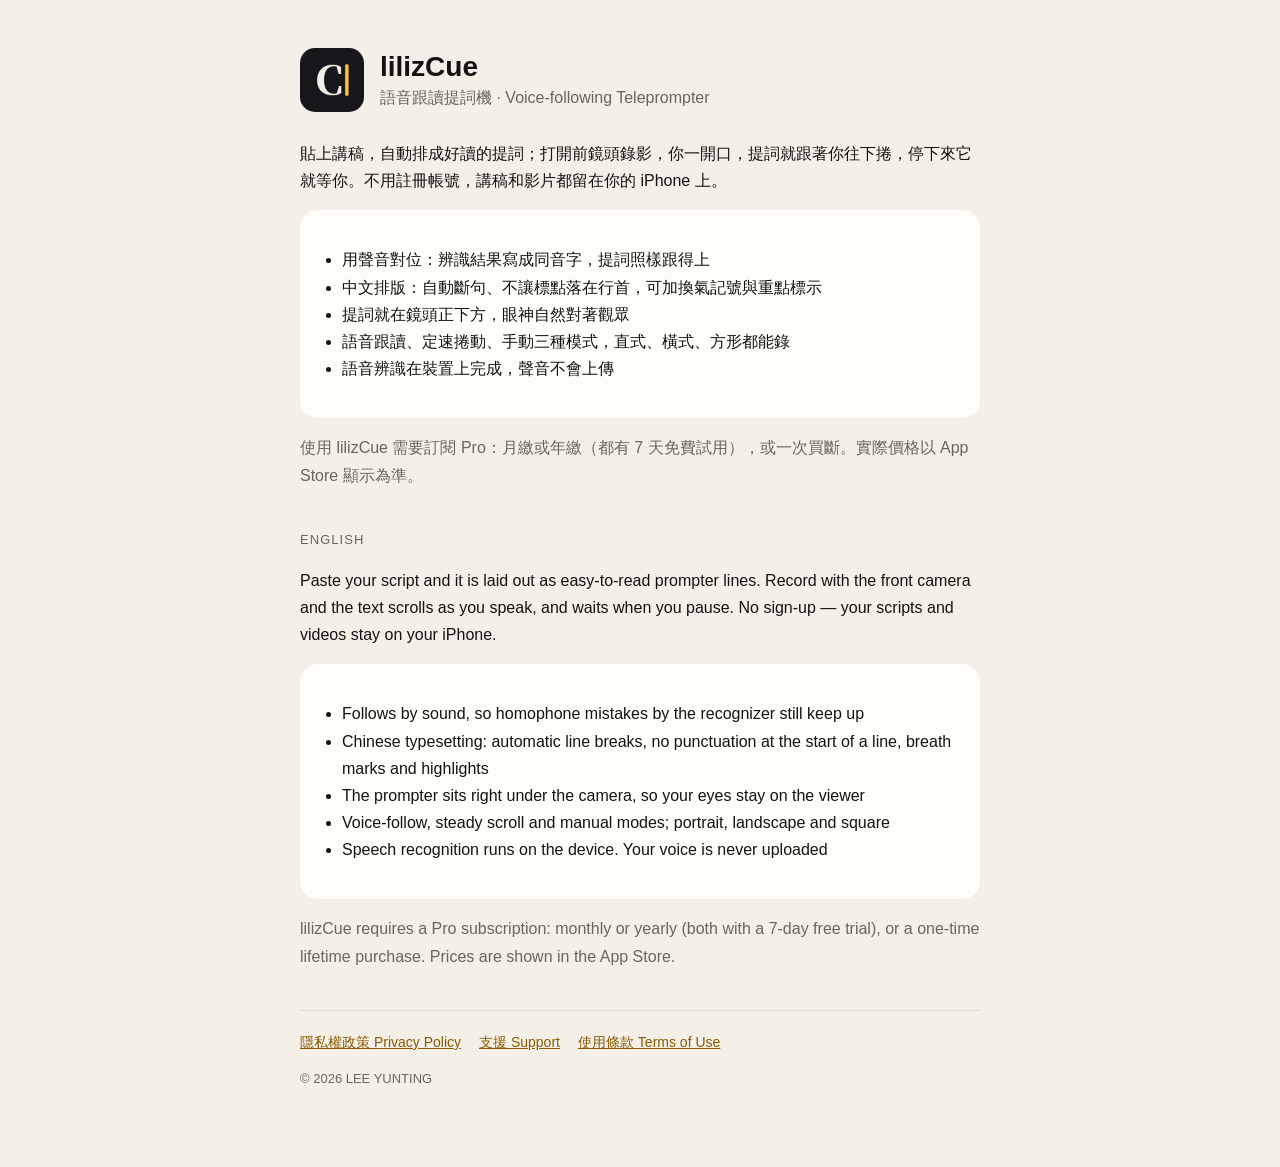
<file: index.html>
<!doctype html>
<html lang="zh-Hant">
<head>
<meta charset="utf-8">
<meta name="viewport" content="width=device-width,initial-scale=1">
<title>lilizCue</title>
<meta name="description" content="lilizCue：會跟著你說話捲動的繁體中文提詞機，前鏡頭錄影、語音辨識都在 iPhone 上完成。lilizCue: a Traditional Chinese teleprompter that scrolls with your voice while you record — all on your iPhone.">
<link rel="icon" href="icon.png">
<link rel="stylesheet" href="style.css">
</head>
<body>
<main>
<header><img src="icon.png" alt=""><div><h1>lilizCue</h1><div class="muted">語音跟讀提詞機 · Voice-following Teleprompter</div></div></header>

<p>貼上講稿，自動排成好讀的提詞；打開前鏡頭錄影，你一開口，提詞就跟著你往下捲，停下來它就等你。不用註冊帳號，講稿和影片都留在你的 iPhone 上。</p>
<div class="card">
<ul>
<li>用聲音對位：辨識結果寫成同音字，提詞照樣跟得上</li>
<li>中文排版：自動斷句、不讓標點落在行首，可加換氣記號與重點標示</li>
<li>提詞就在鏡頭正下方，眼神自然對著觀眾</li>
<li>語音跟讀、定速捲動、手動三種模式，直式、橫式、方形都能錄</li>
<li>語音辨識在裝置上完成，聲音不會上傳</li>
</ul>
</div>
<p class="muted">使用 lilizCue 需要訂閱 Pro：月繳或年繳（都有 7 天免費試用），或一次買斷。實際價格以 App Store 顯示為準。</p>

<div class="lang">English</div>
<p>Paste your script and it is laid out as easy-to-read prompter lines. Record with the front camera and the text scrolls as you speak, and waits when you pause. No sign-up — your scripts and videos stay on your iPhone.</p>
<div class="card">
<ul>
<li>Follows by sound, so homophone mistakes by the recognizer still keep up</li>
<li>Chinese typesetting: automatic line breaks, no punctuation at the start of a line, breath marks and highlights</li>
<li>The prompter sits right under the camera, so your eyes stay on the viewer</li>
<li>Voice-follow, steady scroll and manual modes; portrait, landscape and square</li>
<li>Speech recognition runs on the device. Your voice is never uploaded</li>
</ul>
</div>
<p class="muted">lilizCue requires a Pro subscription: monthly or yearly (both with a 7-day free trial), or a one-time lifetime purchase. Prices are shown in the App Store.</p>

<nav>
<a href="privacy.html">隱私權政策 Privacy Policy</a>
<a href="support.html">支援 Support</a>
<a href="terms.html">使用條款 Terms of Use</a>
</nav>
<p class="muted" style="font-size:13px">© 2026 LEE YUNTING</p>
</main>
</body>
</html>
</file>
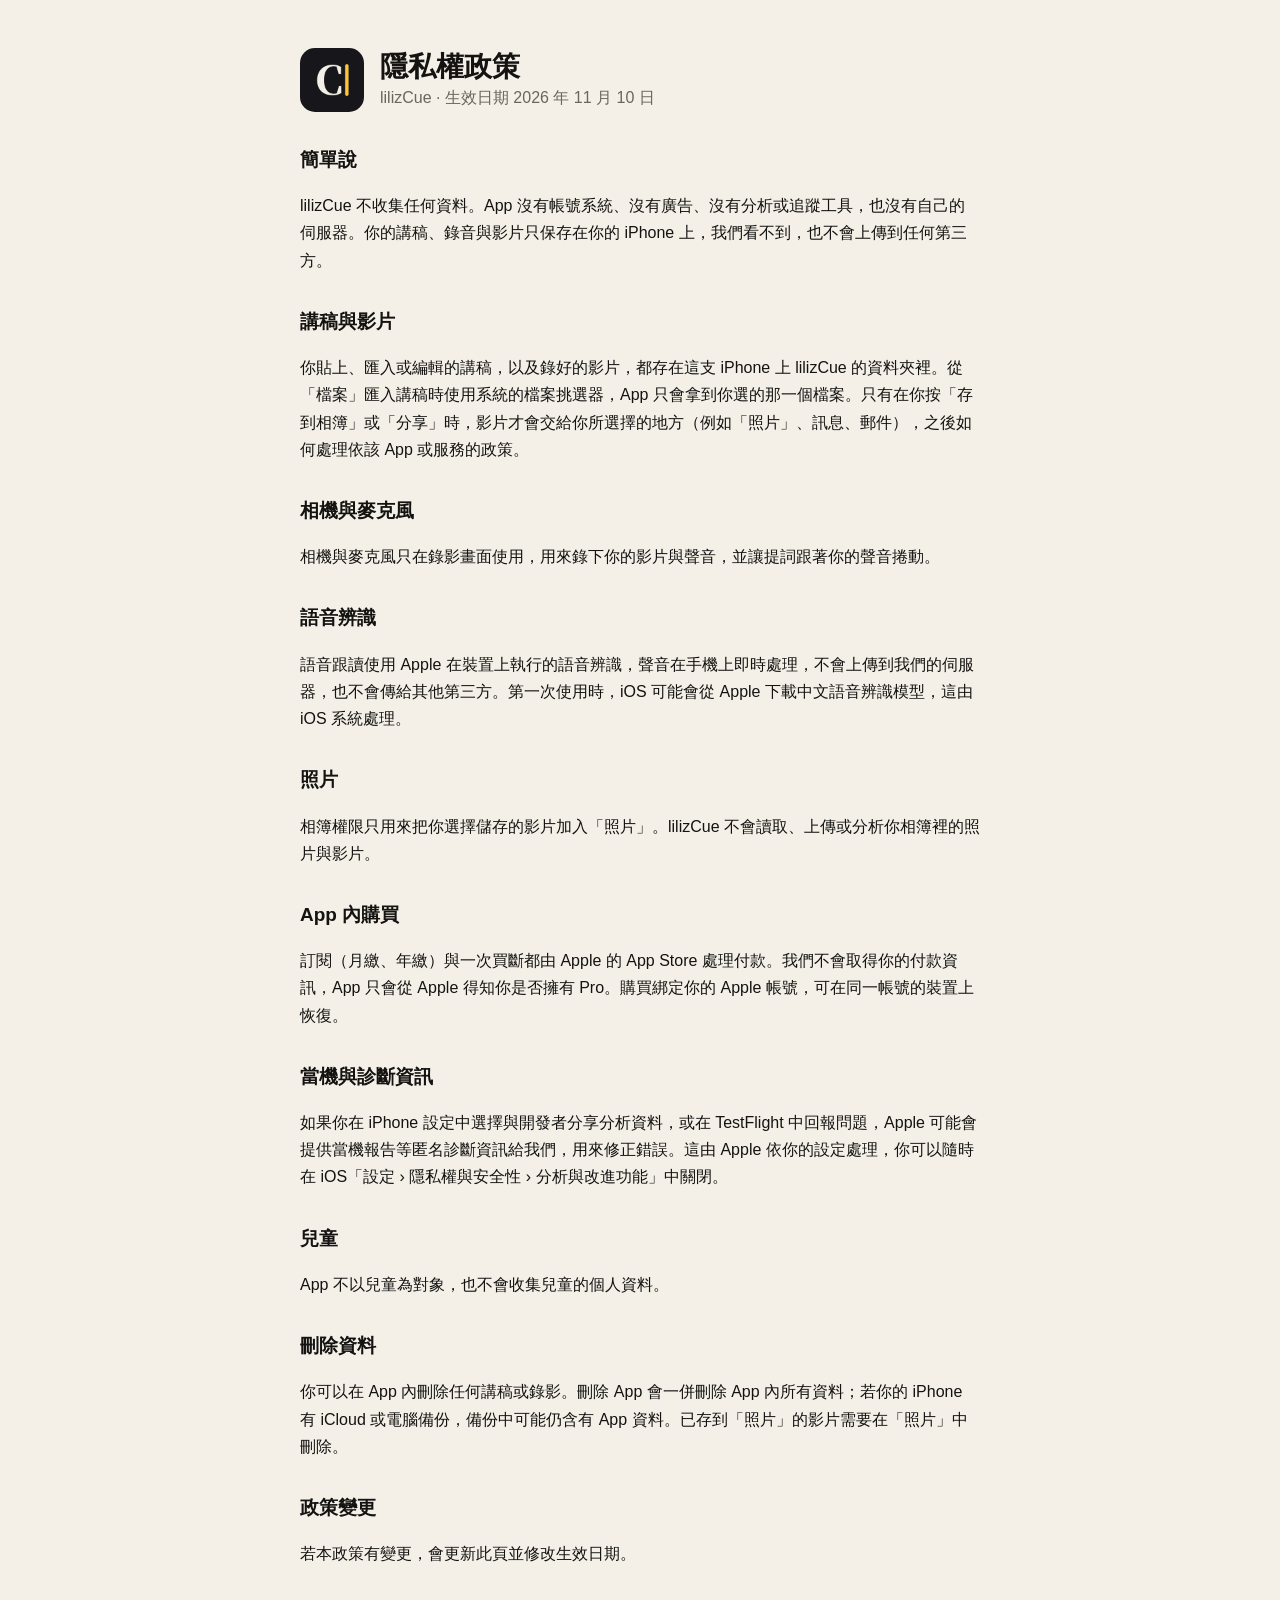
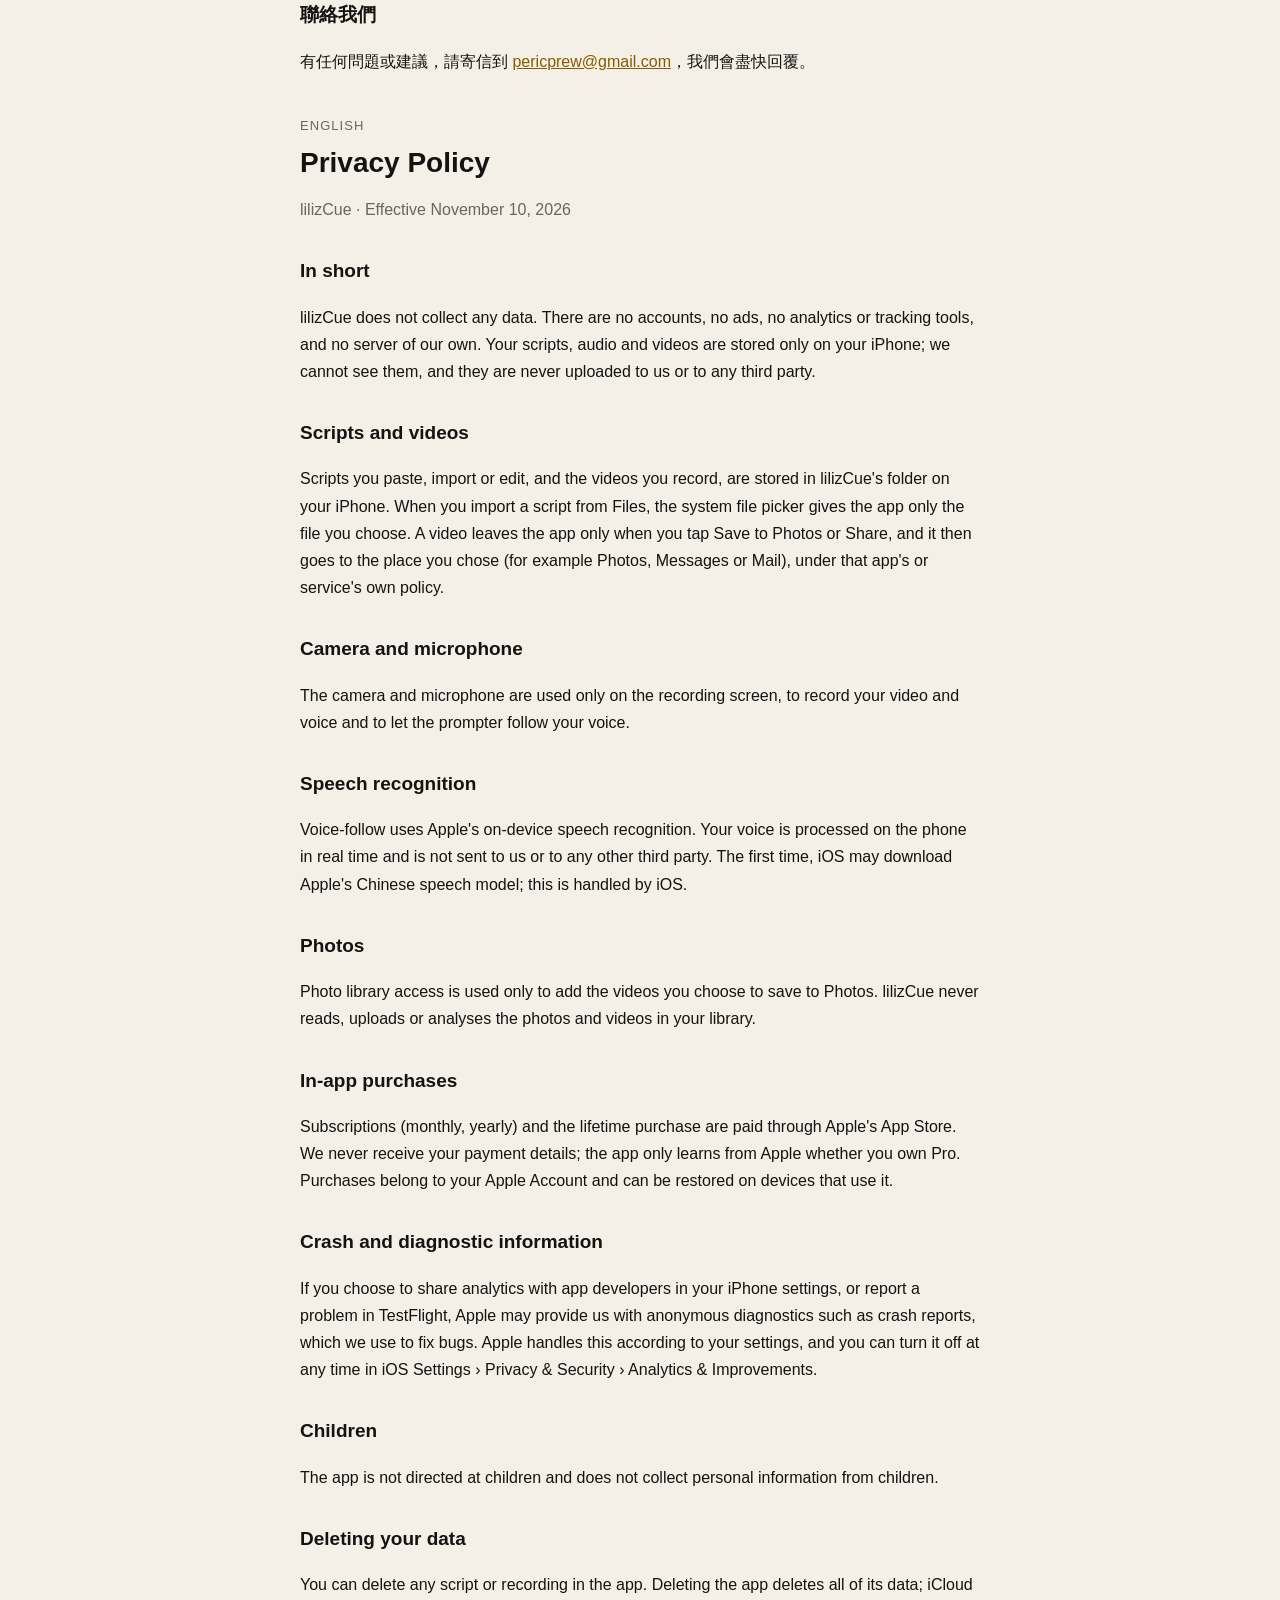
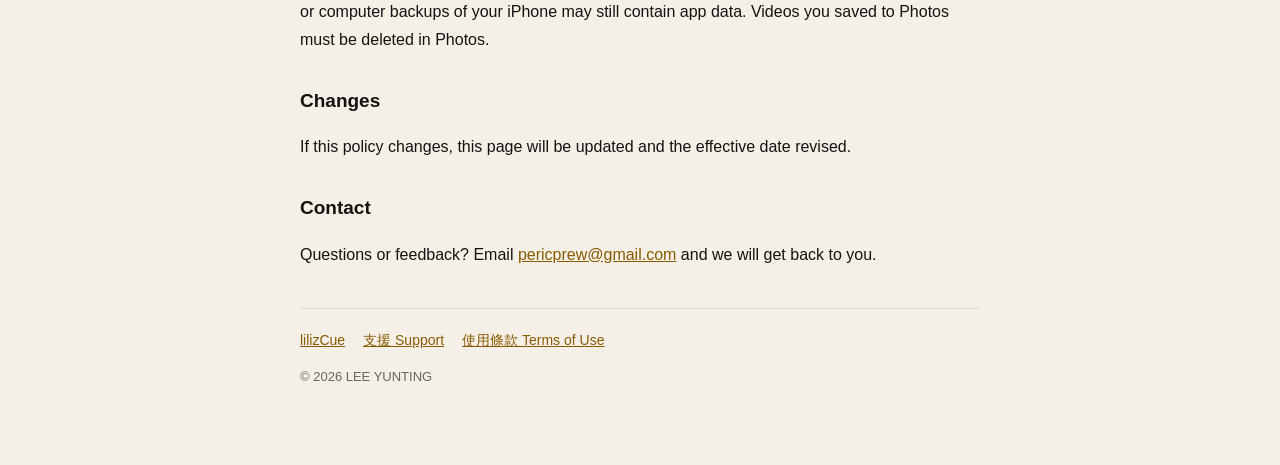
<file: privacy.html>
<!doctype html>
<html lang="zh-Hant">
<head>
<meta charset="utf-8">
<meta name="viewport" content="width=device-width,initial-scale=1">
<title>隱私權政策 Privacy Policy — lilizCue</title>
<link rel="icon" href="icon.png">
<link rel="stylesheet" href="style.css">
</head>
<body>
<main>
<header><img src="icon.png" alt=""><div><h1>隱私權政策</h1><div class="muted">lilizCue · 生效日期 2026 年 11 月 10 日</div></div></header>

<h2>簡單說</h2>
<p>lilizCue 不收集任何資料。App 沒有帳號系統、沒有廣告、沒有分析或追蹤工具，也沒有自己的伺服器。你的講稿、錄音與影片只保存在你的 iPhone 上，我們看不到，也不會上傳到任何第三方。</p>

<h2>講稿與影片</h2>
<p>你貼上、匯入或編輯的講稿，以及錄好的影片，都存在這支 iPhone 上 lilizCue 的資料夾裡。從「檔案」匯入講稿時使用系統的檔案挑選器，App 只會拿到你選的那一個檔案。只有在你按「存到相簿」或「分享」時，影片才會交給你所選擇的地方（例如「照片」、訊息、郵件），之後如何處理依該 App 或服務的政策。</p>

<h2>相機與麥克風</h2>
<p>相機與麥克風只在錄影畫面使用，用來錄下你的影片與聲音，並讓提詞跟著你的聲音捲動。</p>

<h2>語音辨識</h2>
<p>語音跟讀使用 Apple 在裝置上執行的語音辨識，聲音在手機上即時處理，不會上傳到我們的伺服器，也不會傳給其他第三方。第一次使用時，iOS 可能會從 Apple 下載中文語音辨識模型，這由 iOS 系統處理。</p>

<h2>照片</h2>
<p>相簿權限只用來把你選擇儲存的影片加入「照片」。lilizCue 不會讀取、上傳或分析你相簿裡的照片與影片。</p>

<h2>App 內購買</h2>
<p>訂閱（月繳、年繳）與一次買斷都由 Apple 的 App Store 處理付款。我們不會取得你的付款資訊，App 只會從 Apple 得知你是否擁有 Pro。購買綁定你的 Apple 帳號，可在同一帳號的裝置上恢復。</p>

<h2>當機與診斷資訊</h2>
<p>如果你在 iPhone 設定中選擇與開發者分享分析資料，或在 TestFlight 中回報問題，Apple 可能會提供當機報告等匿名診斷資訊給我們，用來修正錯誤。這由 Apple 依你的設定處理，你可以隨時在 iOS「設定 › 隱私權與安全性 › 分析與改進功能」中關閉。</p>

<h2>兒童</h2>
<p>App 不以兒童為對象，也不會收集兒童的個人資料。</p>

<h2>刪除資料</h2>
<p>你可以在 App 內刪除任何講稿或錄影。刪除 App 會一併刪除 App 內所有資料；若你的 iPhone 有 iCloud 或電腦備份，備份中可能仍含有 App 資料。已存到「照片」的影片需要在「照片」中刪除。</p>

<h2>政策變更</h2>
<p>若本政策有變更，會更新此頁並修改生效日期。</p>

<h2>聯絡我們</h2>
<p>有任何問題或建議，請寄信到 <a href="mailto:pericprew@gmail.com">pericprew@gmail.com</a>，我們會盡快回覆。</p>

<div class="lang">English</div>
<h1 style="margin-top:8px">Privacy Policy</h1>
<p class="muted">lilizCue · Effective November 10, 2026</p>

<h2>In short</h2>
<p>lilizCue does not collect any data. There are no accounts, no ads, no analytics or tracking tools, and no server of our own. Your scripts, audio and videos are stored only on your iPhone; we cannot see them, and they are never uploaded to us or to any third party.</p>

<h2>Scripts and videos</h2>
<p>Scripts you paste, import or edit, and the videos you record, are stored in lilizCue's folder on your iPhone. When you import a script from Files, the system file picker gives the app only the file you choose. A video leaves the app only when you tap Save to Photos or Share, and it then goes to the place you chose (for example Photos, Messages or Mail), under that app's or service's own policy.</p>

<h2>Camera and microphone</h2>
<p>The camera and microphone are used only on the recording screen, to record your video and voice and to let the prompter follow your voice.</p>

<h2>Speech recognition</h2>
<p>Voice-follow uses Apple's on-device speech recognition. Your voice is processed on the phone in real time and is not sent to us or to any other third party. The first time, iOS may download Apple's Chinese speech model; this is handled by iOS.</p>

<h2>Photos</h2>
<p>Photo library access is used only to add the videos you choose to save to Photos. lilizCue never reads, uploads or analyses the photos and videos in your library.</p>

<h2>In-app purchases</h2>
<p>Subscriptions (monthly, yearly) and the lifetime purchase are paid through Apple's App Store. We never receive your payment details; the app only learns from Apple whether you own Pro. Purchases belong to your Apple Account and can be restored on devices that use it.</p>

<h2>Crash and diagnostic information</h2>
<p>If you choose to share analytics with app developers in your iPhone settings, or report a problem in TestFlight, Apple may provide us with anonymous diagnostics such as crash reports, which we use to fix bugs. Apple handles this according to your settings, and you can turn it off at any time in iOS Settings › Privacy &amp; Security › Analytics &amp; Improvements.</p>

<h2>Children</h2>
<p>The app is not directed at children and does not collect personal information from children.</p>

<h2>Deleting your data</h2>
<p>You can delete any script or recording in the app. Deleting the app deletes all of its data; iCloud or computer backups of your iPhone may still contain app data. Videos you saved to Photos must be deleted in Photos.</p>

<h2>Changes</h2>
<p>If this policy changes, this page will be updated and the effective date revised.</p>

<h2>Contact</h2>
<p>Questions or feedback? Email <a href="mailto:pericprew@gmail.com">pericprew@gmail.com</a> and we will get back to you.</p>

<nav><a href="index.html">lilizCue</a><a href="support.html">支援 Support</a><a href="terms.html">使用條款 Terms of Use</a></nav>
<p class="muted" style="font-size:13px">© 2026 LEE YUNTING</p>
</main>
</body>
</html>
</file>
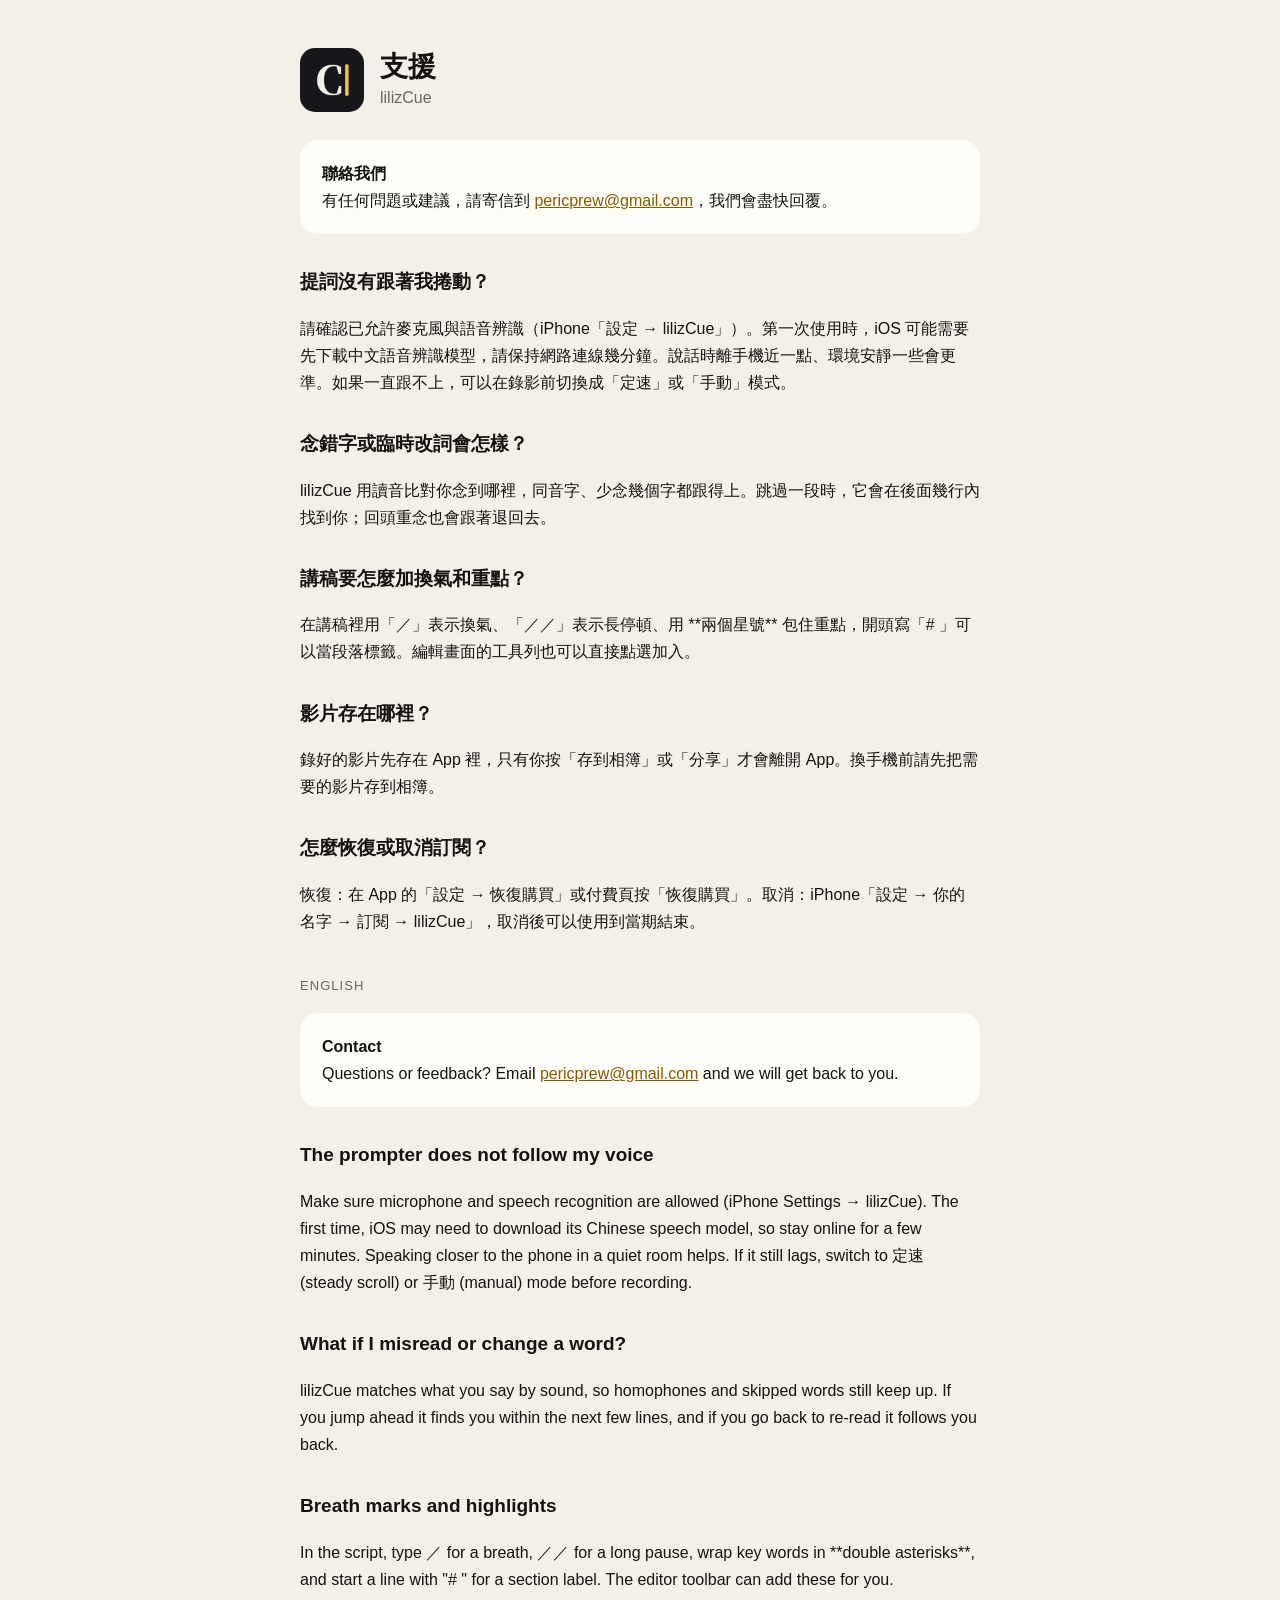
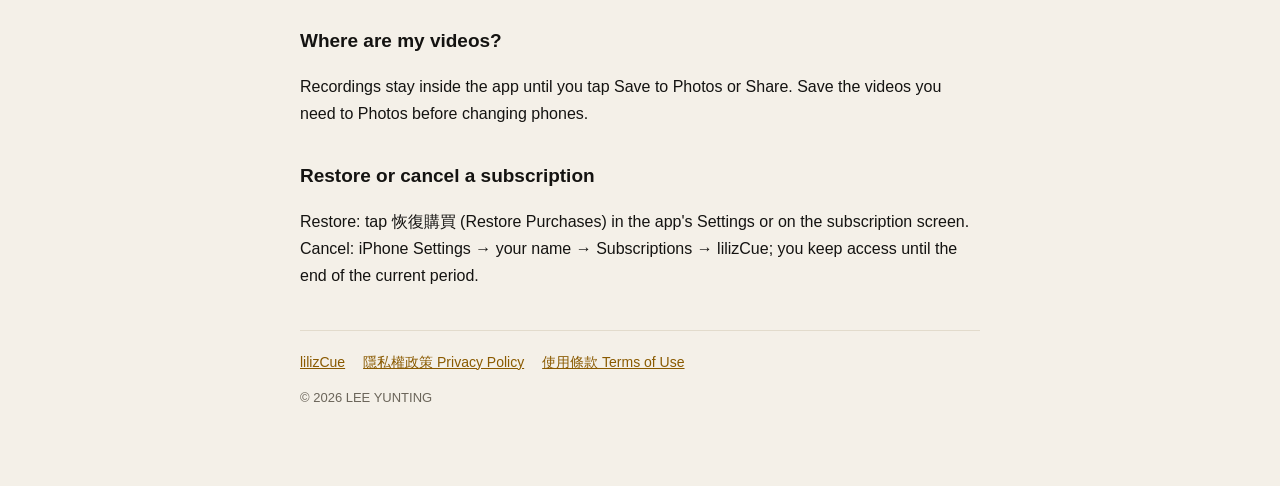
<file: support.html>
<!doctype html>
<html lang="zh-Hant">
<head>
<meta charset="utf-8">
<meta name="viewport" content="width=device-width,initial-scale=1">
<title>支援 Support — lilizCue</title>
<link rel="icon" href="icon.png">
<link rel="stylesheet" href="style.css">
</head>
<body>
<main>
<header><img src="icon.png" alt=""><div><h1>支援</h1><div class="muted">lilizCue</div></div></header>

<div class="card"><strong>聯絡我們</strong><br>有任何問題或建議，請寄信到 <a href="mailto:pericprew@gmail.com">pericprew@gmail.com</a>，我們會盡快回覆。</div>

<h2>提詞沒有跟著我捲動？</h2>
<p>請確認已允許麥克風與語音辨識（iPhone「設定 → lilizCue」）。第一次使用時，iOS 可能需要先下載中文語音辨識模型，請保持網路連線幾分鐘。說話時離手機近一點、環境安靜一些會更準。如果一直跟不上，可以在錄影前切換成「定速」或「手動」模式。</p>
<h2>念錯字或臨時改詞會怎樣？</h2>
<p>lilizCue 用讀音比對你念到哪裡，同音字、少念幾個字都跟得上。跳過一段時，它會在後面幾行內找到你；回頭重念也會跟著退回去。</p>
<h2>講稿要怎麼加換氣和重點？</h2>
<p>在講稿裡用「／」表示換氣、「／／」表示長停頓、用 **兩個星號** 包住重點，開頭寫「# 」可以當段落標籤。編輯畫面的工具列也可以直接點選加入。</p>
<h2>影片存在哪裡？</h2>
<p>錄好的影片先存在 App 裡，只有你按「存到相簿」或「分享」才會離開 App。換手機前請先把需要的影片存到相簿。</p>
<h2>怎麼恢復或取消訂閱？</h2>
<p>恢復：在 App 的「設定 → 恢復購買」或付費頁按「恢復購買」。取消：iPhone「設定 → 你的名字 → 訂閱 → lilizCue」，取消後可以使用到當期結束。</p>

<div class="lang">English</div>
<div class="card"><strong>Contact</strong><br>Questions or feedback? Email <a href="mailto:pericprew@gmail.com">pericprew@gmail.com</a> and we will get back to you.</div>
<h2>The prompter does not follow my voice</h2>
<p>Make sure microphone and speech recognition are allowed (iPhone Settings → lilizCue). The first time, iOS may need to download its Chinese speech model, so stay online for a few minutes. Speaking closer to the phone in a quiet room helps. If it still lags, switch to 定速 (steady scroll) or 手動 (manual) mode before recording.</p>
<h2>What if I misread or change a word?</h2>
<p>lilizCue matches what you say by sound, so homophones and skipped words still keep up. If you jump ahead it finds you within the next few lines, and if you go back to re-read it follows you back.</p>
<h2>Breath marks and highlights</h2>
<p>In the script, type ／ for a breath, ／／ for a long pause, wrap key words in **double asterisks**, and start a line with "# " for a section label. The editor toolbar can add these for you.</p>
<h2>Where are my videos?</h2>
<p>Recordings stay inside the app until you tap Save to Photos or Share. Save the videos you need to Photos before changing phones.</p>
<h2>Restore or cancel a subscription</h2>
<p>Restore: tap 恢復購買 (Restore Purchases) in the app's Settings or on the subscription screen. Cancel: iPhone Settings → your name → Subscriptions → lilizCue; you keep access until the end of the current period.</p>

<nav><a href="index.html">lilizCue</a><a href="privacy.html">隱私權政策 Privacy Policy</a><a href="terms.html">使用條款 Terms of Use</a></nav>
<p class="muted" style="font-size:13px">© 2026 LEE YUNTING</p>
</main>
</body>
</html>
</file>
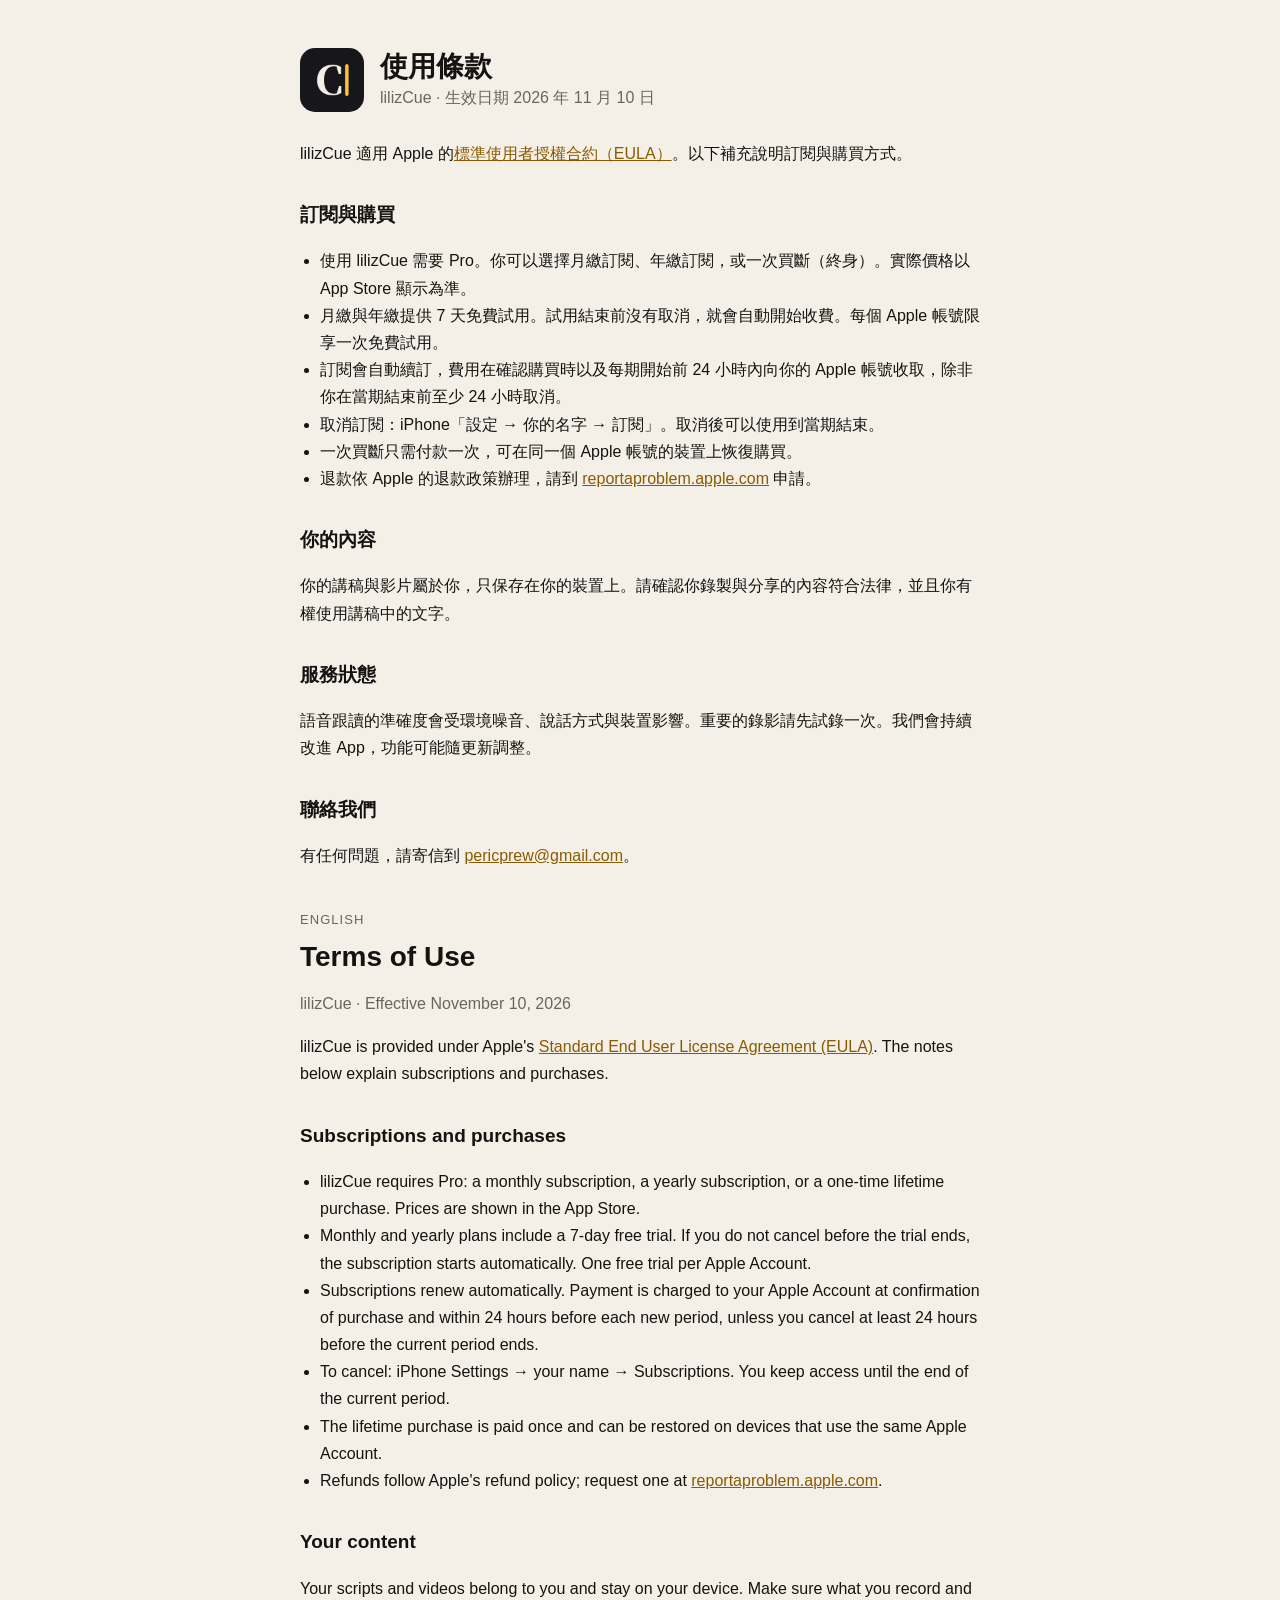
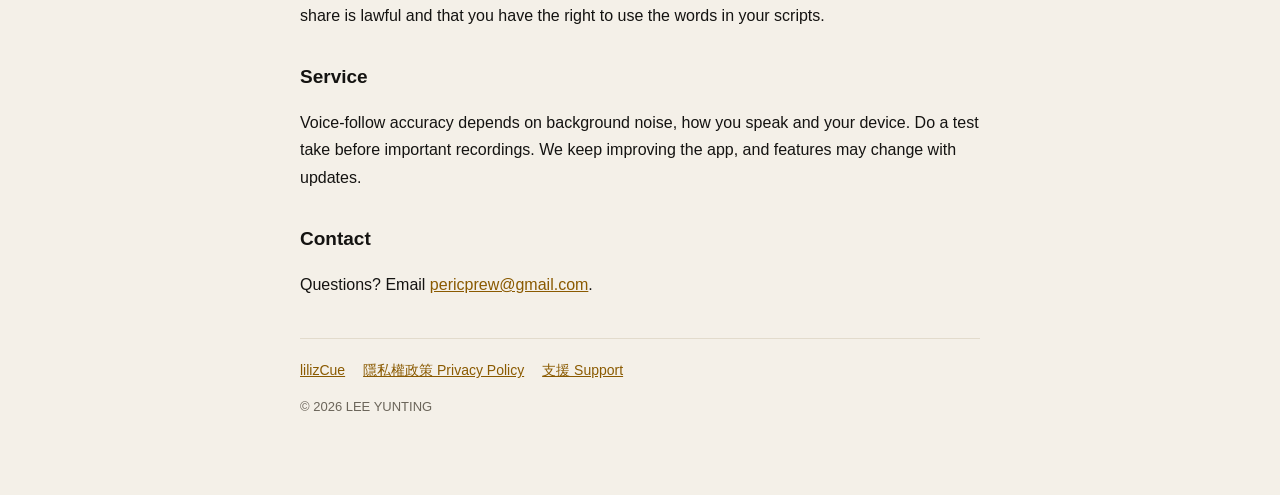
<file: terms.html>
<!doctype html>
<html lang="zh-Hant">
<head>
<meta charset="utf-8">
<meta name="viewport" content="width=device-width,initial-scale=1">
<title>使用條款 Terms of Use — lilizCue</title>
<link rel="icon" href="icon.png">
<link rel="stylesheet" href="style.css">
</head>
<body>
<main>
<header><img src="icon.png" alt=""><div><h1>使用條款</h1><div class="muted">lilizCue · 生效日期 2026 年 11 月 10 日</div></div></header>

<p>lilizCue 適用 Apple 的<a href="https://www.apple.com/legal/internet-services/itunes/dev/stdeula/">標準使用者授權合約（EULA）</a>。以下補充說明訂閱與購買方式。</p>

<h2>訂閱與購買</h2>
<ul>
<li>使用 lilizCue 需要 Pro。你可以選擇月繳訂閱、年繳訂閱，或一次買斷（終身）。實際價格以 App Store 顯示為準。</li>
<li>月繳與年繳提供 7 天免費試用。試用結束前沒有取消，就會自動開始收費。每個 Apple 帳號限享一次免費試用。</li>
<li>訂閱會自動續訂，費用在確認購買時以及每期開始前 24 小時內向你的 Apple 帳號收取，除非你在當期結束前至少 24 小時取消。</li>
<li>取消訂閱：iPhone「設定 → 你的名字 → 訂閱」。取消後可以使用到當期結束。</li>
<li>一次買斷只需付款一次，可在同一個 Apple 帳號的裝置上恢復購買。</li>
<li>退款依 Apple 的退款政策辦理，請到 <a href="https://reportaproblem.apple.com/">reportaproblem.apple.com</a> 申請。</li>
</ul>

<h2>你的內容</h2>
<p>你的講稿與影片屬於你，只保存在你的裝置上。請確認你錄製與分享的內容符合法律，並且你有權使用講稿中的文字。</p>

<h2>服務狀態</h2>
<p>語音跟讀的準確度會受環境噪音、說話方式與裝置影響。重要的錄影請先試錄一次。我們會持續改進 App，功能可能隨更新調整。</p>

<h2>聯絡我們</h2>
<p>有任何問題，請寄信到 <a href="mailto:pericprew@gmail.com">pericprew@gmail.com</a>。</p>

<div class="lang">English</div>
<h1 style="margin-top:8px">Terms of Use</h1>
<p class="muted">lilizCue · Effective November 10, 2026</p>
<p>lilizCue is provided under Apple's <a href="https://www.apple.com/legal/internet-services/itunes/dev/stdeula/">Standard End User License Agreement (EULA)</a>. The notes below explain subscriptions and purchases.</p>

<h2>Subscriptions and purchases</h2>
<ul>
<li>lilizCue requires Pro: a monthly subscription, a yearly subscription, or a one-time lifetime purchase. Prices are shown in the App Store.</li>
<li>Monthly and yearly plans include a 7-day free trial. If you do not cancel before the trial ends, the subscription starts automatically. One free trial per Apple Account.</li>
<li>Subscriptions renew automatically. Payment is charged to your Apple Account at confirmation of purchase and within 24 hours before each new period, unless you cancel at least 24 hours before the current period ends.</li>
<li>To cancel: iPhone Settings → your name → Subscriptions. You keep access until the end of the current period.</li>
<li>The lifetime purchase is paid once and can be restored on devices that use the same Apple Account.</li>
<li>Refunds follow Apple's refund policy; request one at <a href="https://reportaproblem.apple.com/">reportaproblem.apple.com</a>.</li>
</ul>

<h2>Your content</h2>
<p>Your scripts and videos belong to you and stay on your device. Make sure what you record and share is lawful and that you have the right to use the words in your scripts.</p>

<h2>Service</h2>
<p>Voice-follow accuracy depends on background noise, how you speak and your device. Do a test take before important recordings. We keep improving the app, and features may change with updates.</p>

<h2>Contact</h2>
<p>Questions? Email <a href="mailto:pericprew@gmail.com">pericprew@gmail.com</a>.</p>

<nav><a href="index.html">lilizCue</a><a href="privacy.html">隱私權政策 Privacy Policy</a><a href="support.html">支援 Support</a></nav>
<p class="muted" style="font-size:13px">© 2026 LEE YUNTING</p>
</main>
</body>
</html>
</file>
<file: style.css>
:root{--bg:#141311;--card:#211F1B;--text:#F4F0E8;--muted:#A39C8E;--accent:#FFC53D;--line:#35322C}
@media (prefers-color-scheme: light){:root{--bg:#F4F0E8;--card:#FFFDF8;--text:#141311;--muted:#6B655A;--accent:#8A5A00;--line:#E2DBCC}}
*{box-sizing:border-box}
body{margin:0;background:var(--bg);color:var(--text);font:16px/1.7 -apple-system,BlinkMacSystemFont,"PingFang TC","Noto Sans TC","Segoe UI",sans-serif}
main{max-width:720px;margin:0 auto;padding:48px 20px 64px}
header{display:flex;align-items:center;gap:16px;margin-bottom:28px}
header img{width:64px;height:64px;border-radius:15px}
h1{font-size:28px;line-height:1.25;margin:0}
h2{font-size:19px;margin:32px 0 8px}
p,li{color:var(--text)}
.muted{color:var(--muted)}
.card{background:var(--card);border-radius:18px;padding:20px 22px;margin:16px 0}
ul{padding-left:20px}
a{color:var(--accent)}
nav{display:flex;gap:18px;flex-wrap:wrap;margin-top:40px;padding-top:20px;border-top:1px solid var(--line);font-size:14px}
.lang{font-size:13px;letter-spacing:.08em;text-transform:uppercase;color:var(--muted);margin-top:40px}
</file>
